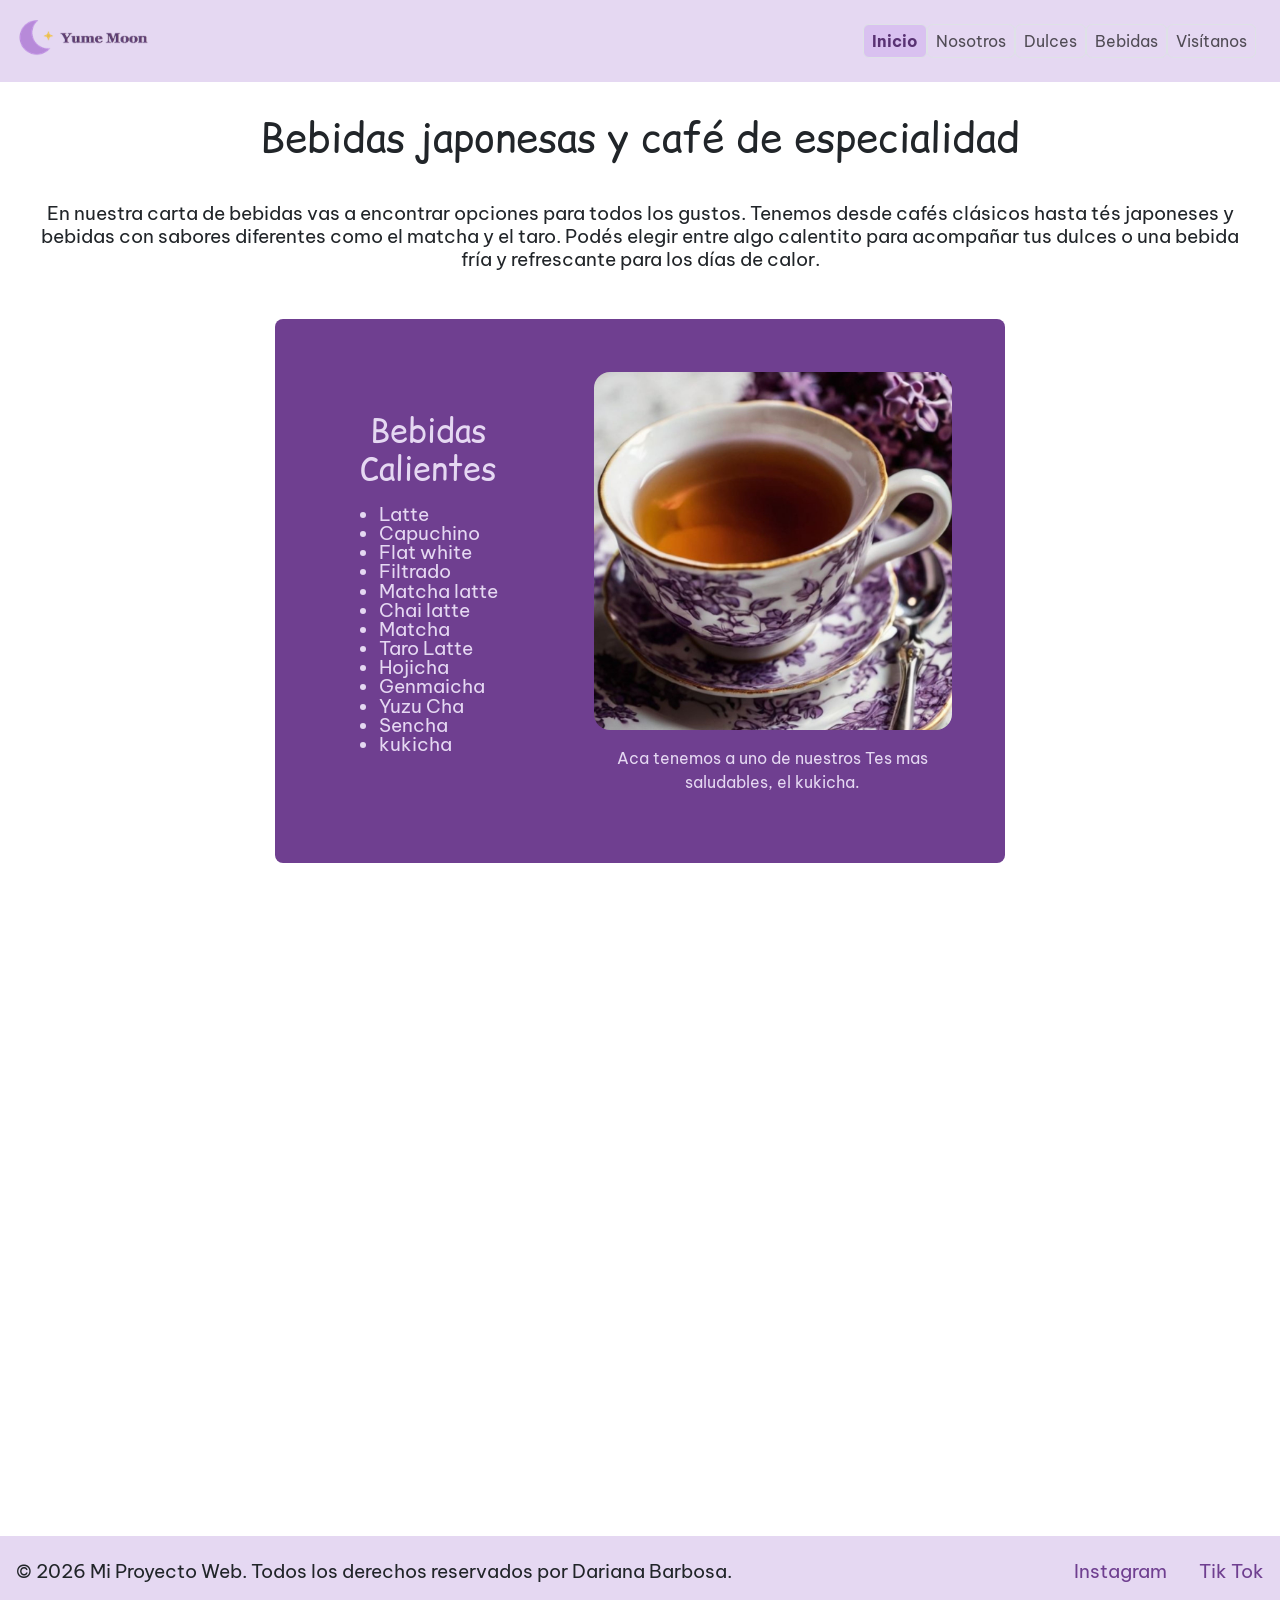
<file: Pages/Bebidas.html>
<!DOCTYPE html>
<html lang="es">
    <head>
        <meta charset="UTF-8">
        <meta name="viewport" content="width=device-width, initial-scale=1.0">
        <link rel="icon" href="../Assets/Icons/favicon-yume-moon.png" type="image/png">
        <link rel="stylesheet" href="../Styles/style.css">
        <link rel="preconnect" href="https://fonts.googleapis.com">
        <link rel="preconnect" href="https://fonts.gstatic.com" crossorigin>
        <link href="https://fonts.googleapis.com/css2?family=Comic+Relief:wght@400;700&display=swap" rel="stylesheet">
        <link rel="preconnect" href="https://fonts.googleapis.com">
        <link rel="preconnect" href="https://fonts.gstatic.com" crossorigin>
        <link href="https://fonts.googleapis.com/css2?family=Be+Vietnam+Pro:ital,wght@0,100;0,200;0,300;0,400;0,500;0,600;0,700;0,800;0,900;1,100;1,200;1,300;1,400;1,500;1,600;1,700;1,800;1,900&display=swap" rel="stylesheet">
        <link href="https://cdn.jsdelivr.net/npm/bootstrap@5.3.8/dist/css/bootstrap.min.css" rel="stylesheet" integrity="sha384-sRIl4kxILFvY47J16cr9ZwB07vP4J8+LH7qKQnuqkuIAvNWLzeN8tE5YBujZqJLB" crossorigin="anonymous">
        <link rel="stylesheet" href="https://unpkg.com/aos@2.3.4/dist/aos.css" />
        <meta name="author" content="Dariana Barbosa">
        <meta name="keywords" content="bebidas japonesas, matcha latte, taro latte, kukicha, té japonés, café de especialidad">
        <title>Café de especialidad y tés japoneses | Yume Moon Café</title>
        <meta name="description" content="Carta de bebidas calientes y frías: café de especialidad, matcha latte, taro latte, hojicha, sencha y bubble tea en Yume Moon Café, Palermo.">
    </head>
    <body>
        <header>
            <nav class="navbar navbar-expand-lg bg-luna-violeta p-0 m-0 border-0">
                <div class="container-fluid p-0 m-0">
                    <a class="navbar-brand m-2 p-0" href="../index.html">
                        <img class="logo" src="../Assets/Icons/logo-yume-moon.png" alt="Yume Moon Café - ir al inicio" style="height: 60px;">
                    </a>
                    <button class="navbar-toggler shadow-none border-0 p-0 m-0" type="button" data-bs-toggle="collapse" data-bs-target="#navbarNavAltMarkup" aria-controls="navbarNavAltMarkup" aria-expanded="false" aria-label="Toggle navigation">
                        <span class="navbar-toggler-icon"></span>
                    </button>
                    <div class="collapse navbar-collapse w-100 m-0 border-0 p-0" id="navbarNavAltMarkup">
                        <div class="navbar-nav ms-auto m-4 p-0">
                            <a class="nav-link active mi-enlace-interactivo d-inline-flex py-1 px-2 text-decoration-none border rounded-2" aria-current="page" href="../index.html">Inicio</a>
                            <a class="nav-link mi-enlace-interactivo d-inline-flex py-1 px-2 text-decoration-none border rounded-2" href="./Nosotros.html">Nosotros</a>
                            <a class="nav-link mi-enlace-interactivo d-inline-flex py-1 px-2 text-decoration-none border rounded-2" href="./Dulces.html">Dulces</a>
                            <a class="nav-link mi-enlace-interactivo d-inline-flex py-1 px-2 text-decoration-none border rounded-2" href="./Bebidas.html">Bebidas</a>
                            <a class="nav-link mi-enlace-interactivo d-inline-flex py-1 px-2 text-decoration-none border rounded-2" href="./Visitanos.html">Visítanos</a>
                        </div>
                    </div>
                </div>
            </nav>
        </header>
        <main>
            <section class="section5">
                <h1>Bebidas japonesas y café de especialidad</h1>
                <p>En nuestra carta de bebidas vas a encontrar opciones para todos los gustos. Tenemos desde cafés clásicos hasta tés japoneses y bebidas con sabores diferentes como el matcha y el taro. Podés elegir entre algo calentito para acompañar tus dulces o una bebida fría y refrescante para los días de calor.</p>
                <article data-aos="fade-right" class="bebidas-calientes">
                    <div class="bebi-calien">
                        <h2>Bebidas Calientes</h2>
                        <ul class="bebidas_Calientes">
                            <li>Latte</li>
                            <li>Capuchino</li>
                            <li>Flat white</li>
                            <li>Filtrado</li>
                            <li>Matcha latte</li>
                            <li>Chai latte</li>
                            <li>Matcha</li>
                            <li>Taro Latte</li>
                            <li>Hojicha</li>
                            <li>Genmaicha</li>
                            <li>Yuzu Cha</li>
                            <li>Sencha</li>
                            <li>kukicha</li>
                        </ul>
                    </div>
                    <figure class="bebida_caliente">
                        <img src="../Assets/Images/Te.jpg" alt="te kukicha en una taza de porcelana con flores violeta.">
                        <figcaption>Aca tenemos a uno de nuestros Tes mas saludables, el kukicha.</figcaption>
                    </figure>
                </article>
                <article data-aos="fade-left" class="bebidas-frias">
                    <div class="bebi-fri">
                        <h2>Bebidas Frias</h2>
                        <ul class="bebidas_Frias">
                            <li>Ice Latte</li>
                            <li>Filtrado</li>
                            <li>Ice Matcha latte</li>
                            <li>Ice Chai latte</li>
                            <li>Ice Taro Latte</li>  
                            <li>Agua sin gas</li>
                            <li>Soda</li>
                            <li>Bubble tea</li>
                        </ul>
                    </div>
                    <figure class="ice_taro_latte">
                        <img src="../Assets/Images/IceTaroLatte.jpg" alt="Rollo de bizcocho violeta relleno de crema de taro">
                        <figcaption>Aca tenemos a uno de nuestras bebidas mas exoticas el Ice Taro Latte.</figcaption>
                    </figure>
                </article>
            </section>
        </main>
        <footer>
            <p>&copy; 2026 Mi Proyecto Web. Todos los derechos reservados por Dariana Barbosa.</p>
            <ul class="footer-links">
                <li><a href="https://instagram.com" target="_blank">Instagram</a></li>
                <li><a href="https://tiktok.com" target="_blank">Tik Tok</a></li>
            </ul>
        </footer>
        <script src="https://unpkg.com/aos@2.3.4/dist/aos.js"></script>
        <script>
            AOS.init();
        </script>
        <script src="https://cdn.jsdelivr.net/npm/bootstrap@5.3.8/dist/js/bootstrap.bundle.min.js" integrity="sha384-FKyoEForCGlyvwx9Hj09JcYn3nv7wiPVlz7YYwJrWVcXK/BmnVDxM+D2scQbITxI" crossorigin="anonymous"></script>
    </body>
</html>
</file>
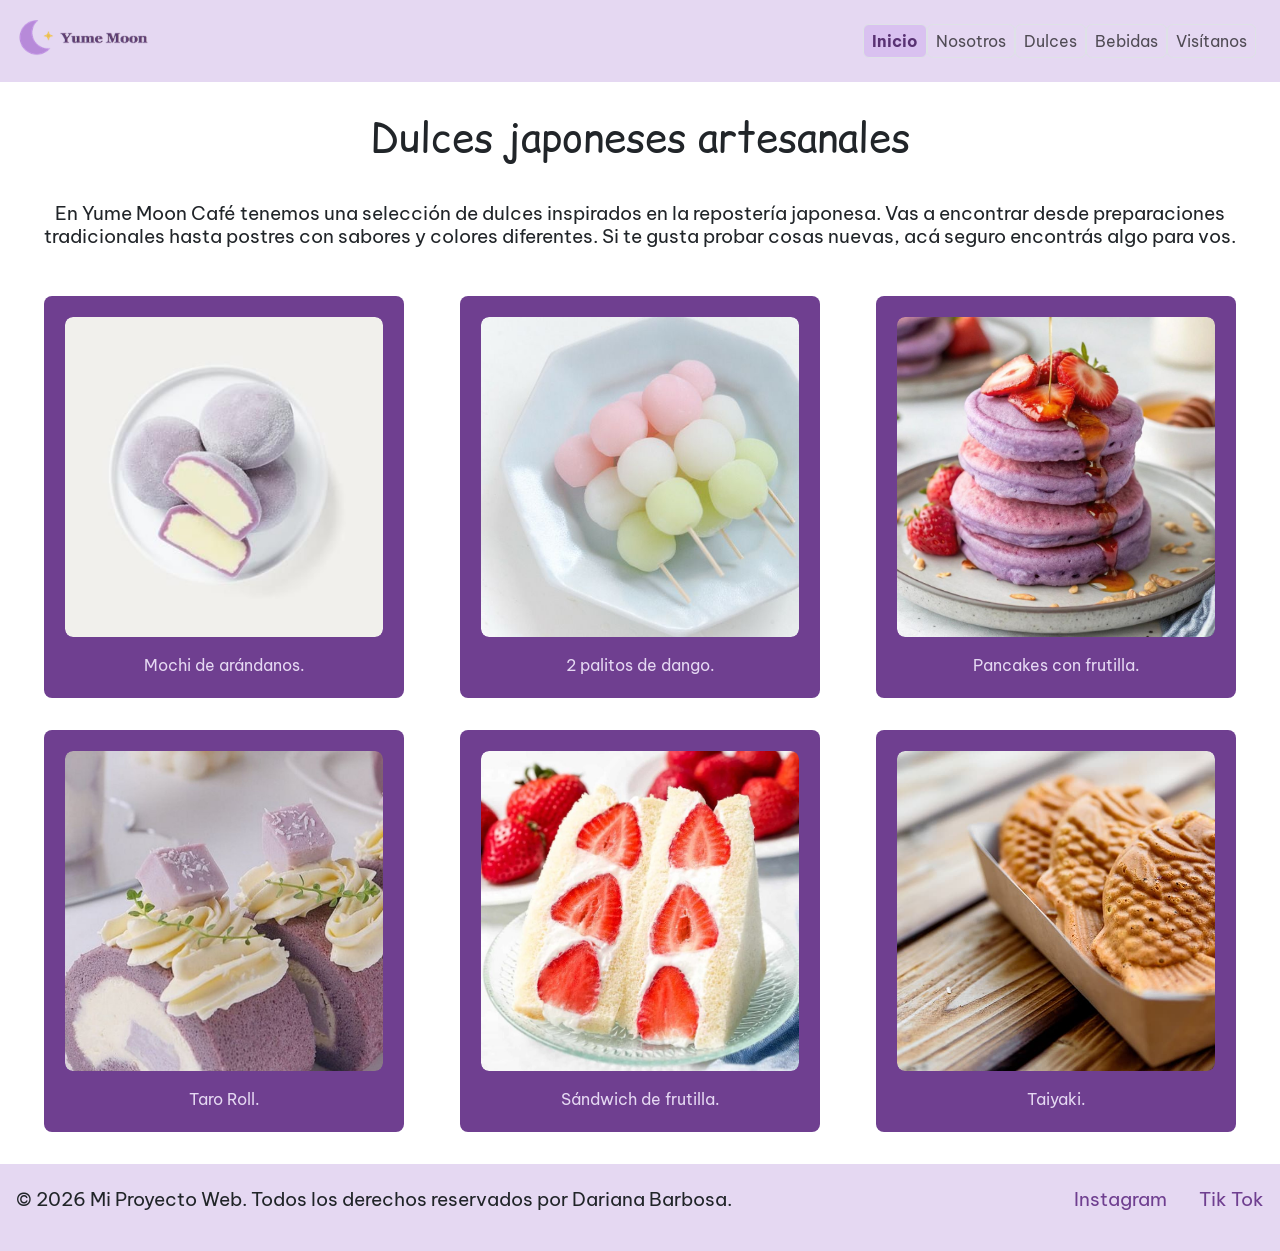
<file: Pages/Dulces.html>
<!DOCTYPE html>
<html lang="es">
    <head>
        <meta charset="UTF-8">
        <meta name="viewport" content="width=device-width, initial-scale=1.0">
        <link rel="icon" href="../Assets/Icons/favicon-yume-moon.png" type="image/png">
        <link rel="stylesheet" href="../Styles/style.css">
        <link rel="preconnect" href="https://fonts.googleapis.com">
        <link rel="preconnect" href="https://fonts.gstatic.com" crossorigin>
        <link href="https://fonts.googleapis.com/css2?family=Comic+Relief:wght@400;700&display=swap" rel="stylesheet"><link rel="preconnect" href="https://fonts.googleapis.com">
        <link rel="preconnect" href="https://fonts.gstatic.com" crossorigin>
        <link href="https://fonts.googleapis.com/css2?family=Be+Vietnam+Pro:ital,wght@0,100;0,200;0,300;0,400;0,500;0,600;0,700;0,800;0,900;1,100;1,200;1,300;1,400;1,500;1,600;1,700;1,800;1,900&display=swap" rel="stylesheet">
        <link href="https://cdn.jsdelivr.net/npm/bootstrap@5.3.8/dist/css/bootstrap.min.css" rel="stylesheet" integrity="sha384-sRIl4kxILFvY47J16cr9ZwB07vP4J8+LH7qKQnuqkuIAvNWLzeN8tE5YBujZqJLB" crossorigin="anonymous">
        <meta name="author" content="Dariana Barbosa">
        <title>Dulces japoneses artesanales: mochi y dango | Yume Moon Café</title>
        <meta name="keywords" content="dulces japoneses, mochi, dango, pancakes, taro roll, taiyaki, postres japoneses">
        <link rel="stylesheet" href="https://unpkg.com/aos@2.3.4/dist/aos.css">
        <meta name="description" content="Descubrí nuestros dulces japoneses artesanales: moshi de arándanos, dango, pancakes con frutilla, taro roll y sándwich de frutilla en Palermo.">
    </head>
    <body>
        <header>
            <nav class="navbar navbar-expand-lg bg-luna-violeta p-0 m-0 border-0">
                <div class="container-fluid p-0 m-0">
                    <a class="navbar-brand m-2 p-0" href="../index.html">
                        <img class="logo" src="../Assets/Icons/logo-yume-moon.png" alt="Yume Moon Café - ir al inicio" style="height: 60px;">
                    </a>
                    <button class="navbar-toggler shadow-none border-0 p-0 m-0" type="button" data-bs-toggle="collapse" data-bs-target="#navbarNavAltMarkup" aria-controls="navbarNavAltMarkup" aria-expanded="false" aria-label="Toggle navigation">
                        <span class="navbar-toggler-icon"></span>
                    </button>
                    <div class="collapse navbar-collapse w-100 m-0 border-0 p-0" id="navbarNavAltMarkup">
                        <div class="navbar-nav ms-auto m-4 p-0">
                            <a class="nav-link active mi-enlace-interactivo d-inline-flex py-1 px-2 text-decoration-none border rounded-2" aria-current="page" href="../index.html">Inicio</a>
                            <a class="nav-link mi-enlace-interactivo d-inline-flex py-1 px-2 text-decoration-none border rounded-2" href="./Nosotros.html">Nosotros</a>
                            <a class="nav-link mi-enlace-interactivo d-inline-flex py-1 px-2 text-decoration-none border rounded-2" href="./Dulces.html">Dulces</a>
                            <a class="nav-link mi-enlace-interactivo d-inline-flex py-1 px-2 text-decoration-none border rounded-2" href="./Bebidas.html">Bebidas</a>
                            <a class="nav-link mi-enlace-interactivo d-inline-flex py-1 px-2 text-decoration-none border rounded-2" href="./Visitanos.html">Visítanos</a>
                        </div>
                    </div>
                </div>
            </nav>
        </header>
        <main>
            <section>
                <article class="dulces">
                    <h1>Dulces japoneses artesanales</h1>
                    <p>En Yume Moon Café tenemos una selección de dulces inspirados en la repostería japonesa. Vas a encontrar desde preparaciones tradicionales hasta postres con sabores y colores diferentes. Si te gusta probar cosas nuevas, acá seguro encontrás algo para vos.</p>
                    
                    <!-- Mochi -->
                    <figure class="dulce1" data-aos="fade-up">
                        <button class="imagen-dulce" type="button" aria-expanded="false">
                            <img src="../Assets/Images/MochiJapones.jpg" alt="Mochi violeta de arándanos">
                            <span class="descripcion-dulce">
                                El mochi es un dulce japonés de masa suave
                                y elástica hecha con arroz. Esta versión
                                tiene un delicioso sabor a arándanos.
                            </span>
                        </button>
                        <figcaption>Mochi de arándanos.</figcaption>
                    </figure>

                    <!-- Dango -->
                    <figure class="dulce2" data-aos="fade-up">
                        <button class="imagen-dulce" type="button" aria-expanded="false">
                            <img src="../Assets/Images/Dango.jpg" alt="Brochetas de dango de tres colores">
                            <span class="descripcion-dulce">
                                El dango es un dulce tradicional japonés
                                preparado con pequeñas bolitas de masa
                                de arroz servidas en brochetas.
                            </span>
                        </button>
                        <figcaption>2 palitos de dango.</figcaption>
                    </figure>

                    <!-- Pancakes -->
                    <figure class="dulce3" data-aos="fade-up">
                        <button class="imagen-dulce" type="button" aria-expanded="false">
                            <img src="../Assets/Images/Pancakes.jpg" alt="Pancakes violetas con frutillas">
                            <span class="descripcion-dulce">
                                Pancakes esponjosos de color violeta
                                acompañados con frutillas. Una opción
                                dulce y colorida para la merienda.
                            </span>
                        </button>
                        <figcaption>Pancakes con frutilla.</figcaption>
                    </figure>

                    <!-- Taro Roll -->
                    <figure class="dulce4" data-aos="fade-up">
                        <button class="imagen-dulce" type="button" aria-expanded="false">
                            <img src="../Assets/Images/TaroRollCake.jpg" alt="Bizcocho violeta relleno de crema de taro">
                            <span class="descripcion-dulce">
                                Un rollo de bizcocho suave relleno
                                de crema de taro, un ingrediente
                                utilizado en la repostería asiática.
                            </span>
                        </button>
                        <figcaption>Taro Roll.</figcaption>
                    </figure>

                    <!-- Sándwich de frutilla -->
                    <figure class="dulce5" data-aos="fade-up">
                        <button class="imagen-dulce" type="button" aria-expanded="false">
                            <img src="../Assets/Images/SandwichFrutilla.jpg" alt="Sándwich japonés de crema y frutillas">
                            <span class="descripcion-dulce">
                                Un postre japonés preparado con pan
                                esponjoso, crema y frutillas frescas.
                                Ideal para acompañar un café.
                            </span>
                        </button>
                        <figcaption>Sándwich de frutilla.</figcaption>
                    </figure>

                    <!-- Taiyaki -->
                    <figure class="dulce6" data-aos="fade-up">
                        <button class="imagen-dulce" type="button" aria-expanded="false">
                            <img src="../Assets/Images/Taiyaki.jpg"
                                alt="Taiyaki japonés con forma de pez">

                            <span class="descripcion-dulce">
                                El taiyaki es un dulce japonés con forma
                                de pez. Puede llevar rellenos de chocolate,
                                dulce de leche o taro.
                            </span>
                        </button>

                        <figcaption>Taiyaki.</figcaption>
                    </figure>

                </article>
            </section>
        </main>
        <footer>
            <p>&copy; 2026 Mi Proyecto Web. Todos los derechos reservados por Dariana Barbosa.</p>
            <ul class="footer-links">
                <li><a href="https://instagram.com" target="_blank">Instagram</a></li>
                <li><a href="https://tiktok.com" target="_blank">Tik Tok</a></li>
            </ul>
        </footer>
        <script src="https://cdn.jsdelivr.net/npm/bootstrap@5.3.8/dist/js/bootstrap.bundle.min.js" integrity="sha384-FKyoEForCGlyvwx9Hj09JcYn3nv7wiPVlz7YYwJrWVcXK/BmnVDxM+D2scQbITxI" crossorigin="anonymous"></script>
    <script src="https://unpkg.com/aos@2.3.4/dist/aos.js"></script>
        <script>AOS.init({ once: true });</script>
        <script src="../Js/script.js"></script>
    </body>
</html>
</file>
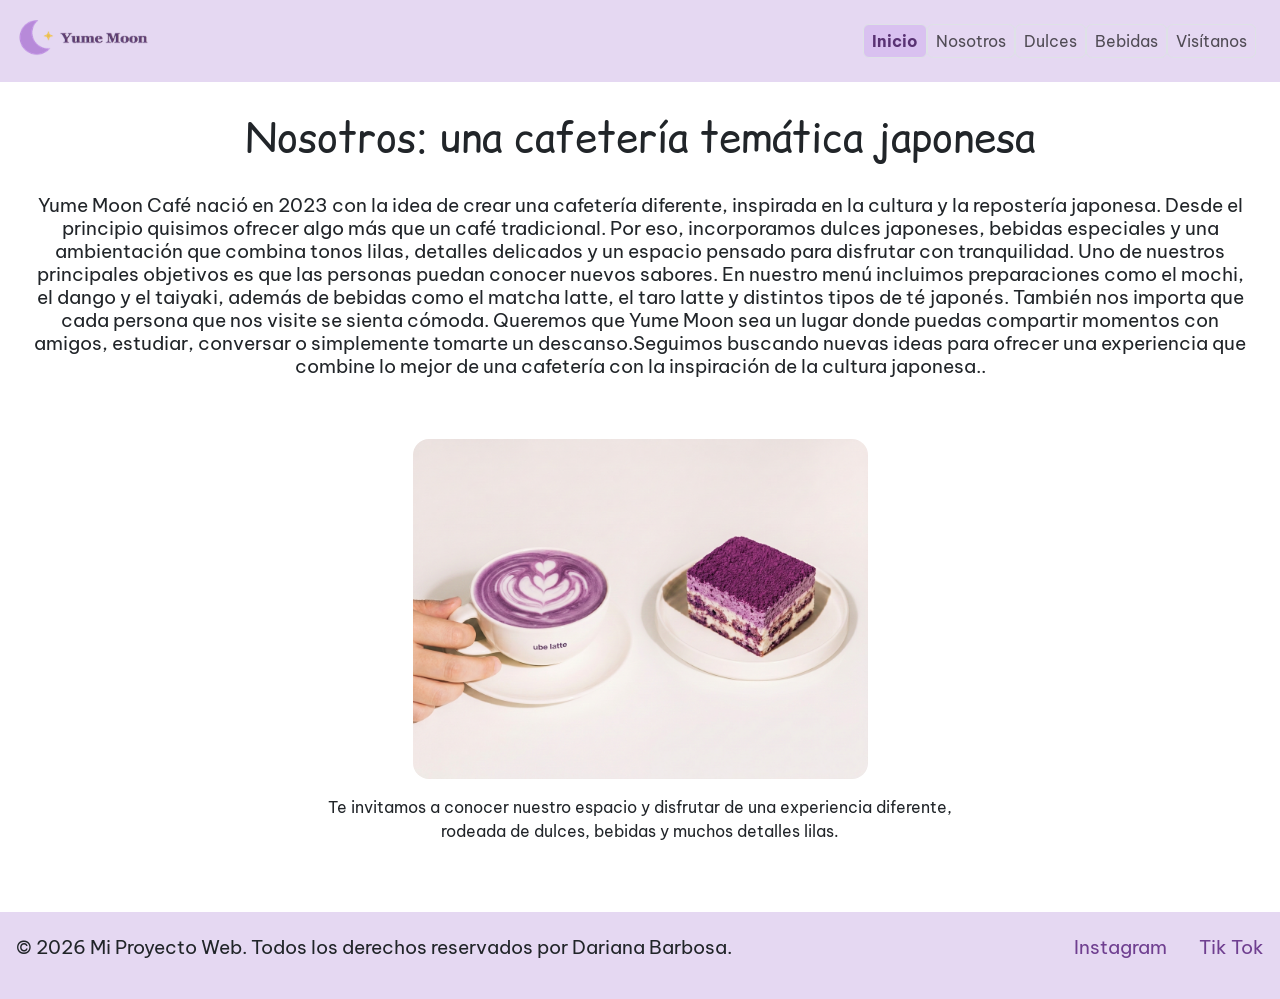
<file: Pages/Nosotros.html>
<!DOCTYPE html>
<html lang="es">
    <head>
        <meta charset="UTF-8">
        <meta name="viewport" content="width=device-width, initial-scale=1.0">
        <link rel="icon" href="../Assets/Icons/favicon-yume-moon.png" type="image/png">
        <link rel="stylesheet" href="../Styles/style.css">
        <link rel="preconnect" href="https://fonts.googleapis.com">
        <link rel="preconnect" href="https://fonts.gstatic.com" crossorigin>
        <link href="https://fonts.googleapis.com/css2?family=Comic+Relief:wght@400;700&display=swap" rel="stylesheet">
        <link rel="preconnect" href="https://fonts.googleapis.com">
        <link rel="preconnect" href="https://fonts.gstatic.com" crossorigin>
        <link href="https://fonts.googleapis.com/css2?family=Be+Vietnam+Pro:ital,wght@0,100;0,200;0,300;0,400;0,500;0,600;0,700;0,800;0,900;1,100;1,200;1,300;1,400;1,500;1,600;1,700;1,800;1,900&display=swap" rel="stylesheet">
        <link href="https://cdn.jsdelivr.net/npm/bootstrap@5.3.8/dist/css/bootstrap.min.css" rel="stylesheet" integrity="sha384-sRIl4kxILFvY47J16cr9ZwB07vP4J8+LH7qKQnuqkuIAvNWLzeN8tE5YBujZqJLB" crossorigin="anonymous">
        <link rel="stylesheet" href="https://unpkg.com/aos@2.3.4/dist/aos.css" />
        <meta name="author" content="Dariana Barbosa">
        <meta name="keywords" content="Yume Moon Café, nuestra historia, cafetería temática, repostería japonesa, cultura japonesa">
        <title>nosotros: cafetería temática japonesa | Yume Moon Café</title>
        <meta name="description" content="Conocé la historia de Yume Moon Café, fundado en 2023: repostería oriental de texturas suaves, café de especialidad y tés japoneses en Buenos Aires.">
    </head>
    <body>
        <header>
            <nav class="navbar navbar-expand-lg bg-luna-violeta p-0 m-0 border-0">
                <div class="container-fluid p-0 m-0">
                    <a class="navbar-brand m-2 p-0" href="../index.html">
                        <img class="logo" src="../Assets/Icons/logo-yume-moon.png" alt="Yume Moon Café - ir al inicio" style="height: 60px;">
                    </a>
                    <button class="navbar-toggler shadow-none border-0 p-0 m-0" type="button" data-bs-toggle="collapse" data-bs-target="#navbarNavAltMarkup" aria-controls="navbarNavAltMarkup" aria-expanded="false" aria-label="Toggle navigation">
                        <span class="navbar-toggler-icon"></span>
                    </button>
                    <div class="collapse navbar-collapse w-100 m-0 border-0 p-0" id="navbarNavAltMarkup">
                        <div class="navbar-nav ms-auto m-4 p-0">
                            <a class="nav-link active mi-enlace-interactivo d-inline-flex py-1 px-2 text-decoration-none border rounded-2" aria-current="page" href="../index.html">Inicio</a>
                            <a class="nav-link mi-enlace-interactivo d-inline-flex py-1 px-2 text-decoration-none border rounded-2" href="./Nosotros.html">Nosotros</a>
                            <a class="nav-link mi-enlace-interactivo d-inline-flex py-1 px-2 text-decoration-none border rounded-2" href="./Dulces.html">Dulces</a>
                            <a class="nav-link mi-enlace-interactivo d-inline-flex py-1 px-2 text-decoration-none border rounded-2" href="./Bebidas.html">Bebidas</a>
                            <a class="nav-link mi-enlace-interactivo d-inline-flex py-1 px-2 text-decoration-none border rounded-2" href="./Visitanos.html">Visítanos</a>
                        </div>
                    </div>
                </div>
            </nav>
        </header>
        <main>
            <section class="section3">
                <article class="nosotros">
                    <h1>Nosotros: una cafetería temática japonesa</h1>
                    <p>Yume Moon Café nació en 2023 con la idea de crear una cafetería diferente, inspirada en la cultura y la repostería japonesa. Desde el principio quisimos ofrecer algo más que un café tradicional. Por eso, incorporamos dulces japoneses, bebidas especiales y una ambientación que combina tonos lilas, detalles delicados y un espacio pensado para disfrutar con tranquilidad. Uno de nuestros principales objetivos es que las personas puedan conocer nuevos sabores. En nuestro menú incluimos preparaciones como el mochi, el dango y el taiyaki, además de bebidas como el matcha latte, el taro latte y distintos tipos de té japonés. También nos importa que cada persona que nos visite se sienta cómoda. Queremos que Yume Moon sea un lugar donde puedas compartir momentos con amigos, estudiar, conversar o simplemente tomarte un descanso.Seguimos buscando nuevas ideas para ofrecer una experiencia que combine lo mejor de una cafetería con la inspiración de la cultura japonesa..</p>
                    <figure class="img-nosotros">
                        <img data-aos="zoom-in-up" src="../Assets/Images/Nosotros.png" alt="Mano sosteniendo un taro latte junto a una torta de chocolate blanco color violeta">
                        <figcaption>Te invitamos a conocer nuestro espacio y disfrutar de una experiencia diferente,<br> rodeada de dulces, bebidas y muchos detalles lilas.</figcaption>
                    </figure>
                </article>
            </section>
        </main>
        <footer>
            <p>&copy; 2026 Mi Proyecto Web. Todos los derechos reservados por Dariana Barbosa.</p>
            <ul class="footer-links">
                <li><a href="https://instagram.com" target="_blank">Instagram</a></li>
                <li><a href="https://tiktok.com" target="_blank">Tik Tok</a></li>
            </ul>
        </footer>
        <script src="https://unpkg.com/aos@2.3.4/dist/aos.js"></script>
        <script>
            AOS.init();
        </script>
        <script src="https://cdn.jsdelivr.net/npm/bootstrap@5.3.8/dist/js/bootstrap.bundle.min.js" integrity="sha384-FKyoEForCGlyvwx9Hj09JcYn3nv7wiPVlz7YYwJrWVcXK/BmnVDxM+D2scQbITxI" crossorigin="anonymous"></script>
    </body>
</html>
</file>
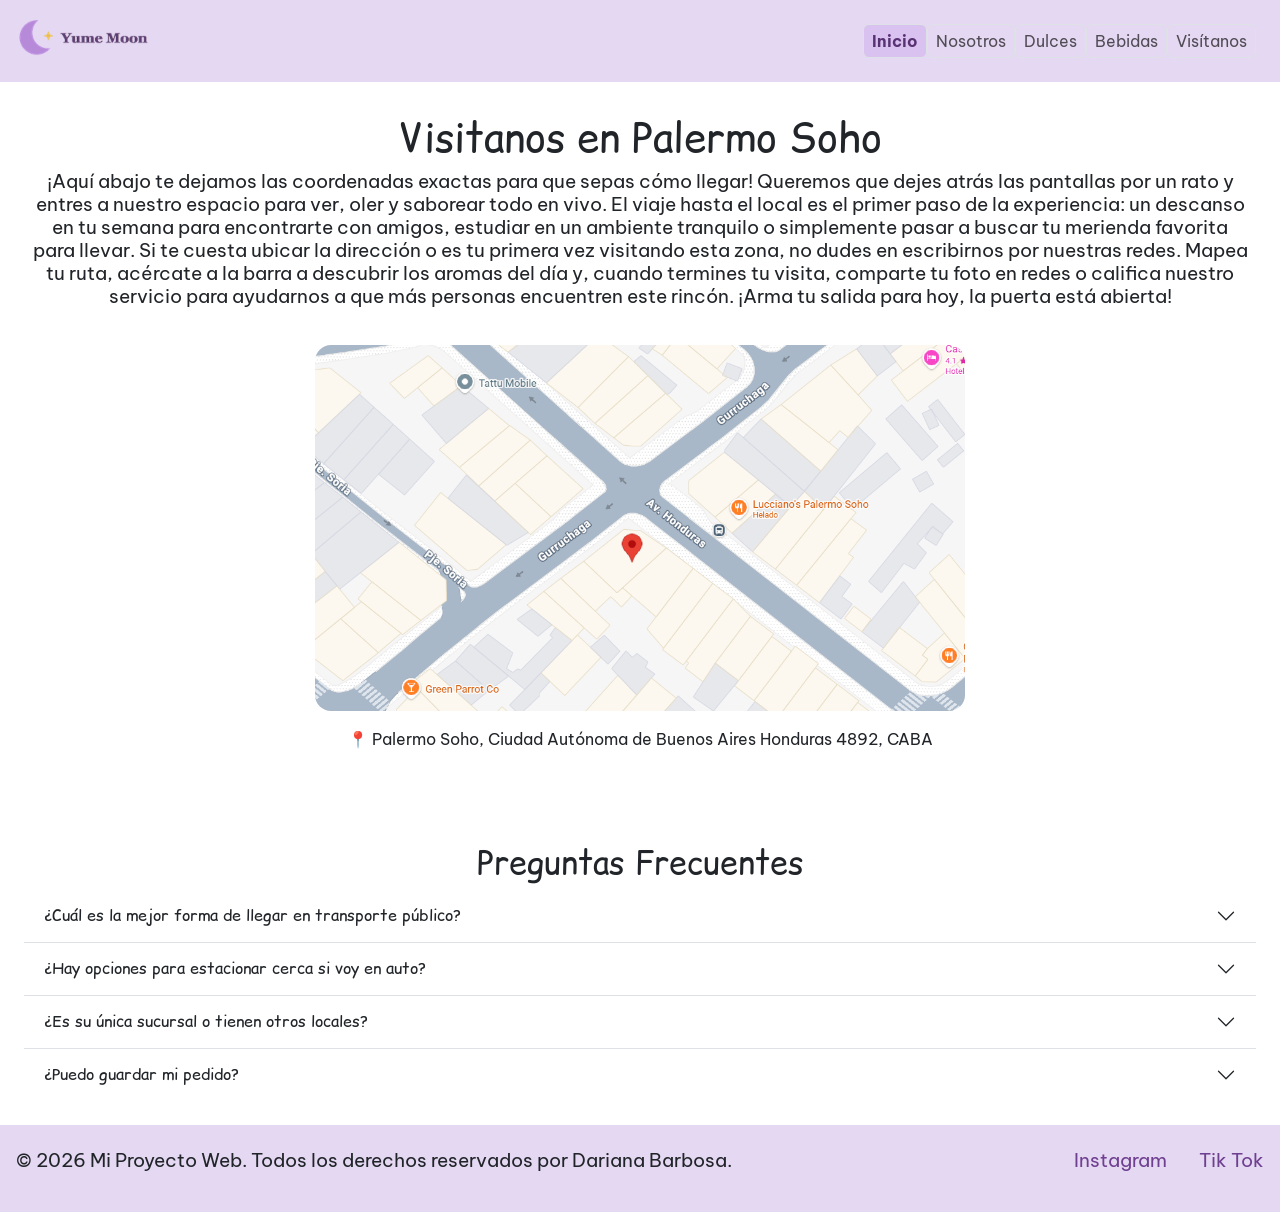
<file: Pages/Visitanos.html>
<!DOCTYPE html>
<html lang="es">
    <head>
        <meta charset="UTF-8">
        <meta name="viewport" content="width=device-width, initial-scale=1.0">
        <link rel="icon" href="../Assets/Icons/favicon-yume-moon.png" type="image/png">
        <link rel="stylesheet" href="../Styles/style.css">
        <link rel="preconnect" href="https://fonts.googleapis.com">
        <link rel="preconnect" href="https://fonts.gstatic.com" crossorigin>
        <link href="https://fonts.googleapis.com/css2?family=Comic+Relief:wght@400;700&display=swap" rel="stylesheet">
        <link rel="preconnect" href="https://fonts.googleapis.com">
        <link rel="preconnect" href="https://fonts.gstatic.com" crossorigin>
        <link href="https://fonts.googleapis.com/css2?family=Be+Vietnam+Pro:ital,wght@0,100;0,200;0,300;0,400;0,500;0,600;0,700;0,800;0,900;1,100;1,200;1,300;1,400;1,500;1,600;1,700;1,800;1,900&display=swap" rel="stylesheet">
        <link href="https://cdn.jsdelivr.net/npm/bootstrap@5.3.8/dist/css/bootstrap.min.css" rel="stylesheet" integrity="sha384-sRIl4kxILFvY47J16cr9ZwB07vP4J8+LH7qKQnuqkuIAvNWLzeN8tE5YBujZqJLB" crossorigin="anonymous">
        <link rel="stylesheet" href="https://unpkg.com/aos@2.3.4/dist/aos.css" />
        <meta name="author" content="Dariana Barbosa">
        <meta name="keywords" content="Yume Moon Café, Palermo Soho, Honduras 4892, cafetería Buenos Aires, cómo llegar">
        <title>Cómo llegar a Yume Moon Café, Palermo Soho | Honduras 4892</title>
        <meta name="description" content="Visitá Yume Moon Café en Honduras 4892, Palermo Soho, Buenos Aires. Cómo llegar en colectivo, subte o auto, estacionamientos cercanos y preguntas frecuentes.">
    </head>
    <body>
        <header>
            <nav class="navbar navbar-expand-lg bg-luna-violeta p-0 m-0 border-0">
                <div class="container-fluid p-0 m-0">
                    <a class="navbar-brand m-2 p-0" href="../index.html">
                        <img class="logo" src="../Assets/Icons/logo-yume-moon.png" alt="Yume Moon Café - ir al inicio" style="height: 60px;">
                    </a>
                    <button class="navbar-toggler shadow-none border-0 p-0 m-0" type="button" data-bs-toggle="collapse" data-bs-target="#navbarNavAltMarkup" aria-controls="navbarNavAltMarkup" aria-expanded="false" aria-label="Toggle navigation">
                        <span class="navbar-toggler-icon"></span>
                    </button>
                    <div class="collapse navbar-collapse w-100 m-0 border-0 p-0" id="navbarNavAltMarkup">
                        <div class="navbar-nav ms-auto m-4 p-0">
                            <a class="nav-link active mi-enlace-interactivo d-inline-flex py-1 px-2 text-decoration-none border rounded-2" aria-current="page" href="../index.html">Inicio</a>
                            <a class="nav-link mi-enlace-interactivo d-inline-flex py-1 px-2 text-decoration-none border rounded-2" href="./Nosotros.html">Nosotros</a>
                            <a class="nav-link mi-enlace-interactivo d-inline-flex py-1 px-2 text-decoration-none border rounded-2" href="./Dulces.html">Dulces</a>
                            <a class="nav-link mi-enlace-interactivo d-inline-flex py-1 px-2 text-decoration-none border rounded-2" href="./Bebidas.html">Bebidas</a>
                            <a class="nav-link mi-enlace-interactivo d-inline-flex py-1 px-2 text-decoration-none border rounded-2" href="./Visitanos.html">Visítanos</a>
                        </div>
                    </div>
                </div>
            </nav>
        </header>
        <main>
            <section class="section2">
                <article>
                    <h1>Visitanos en Palermo Soho</h1>
                    <p>¡Aquí abajo te dejamos las coordenadas exactas para que sepas cómo llegar! Queremos que dejes atrás las pantallas por un rato y entres a nuestro espacio para ver, oler y saborear todo en vivo. El viaje hasta el local es el primer paso de la experiencia: un descanso en tu semana para encontrarte con amigos, estudiar en un ambiente tranquilo o simplemente pasar a buscar tu merienda favorita para llevar. Si te cuesta ubicar la dirección o es tu primera vez visitando esta zona, no dudes en escribirnos por nuestras redes. Mapea tu ruta, acércate a la barra a descubrir los aromas del día y, cuando termines tu visita, comparte tu foto en redes o califica nuestro servicio para ayudarnos a que más personas encuentren este rincón. ¡Arma tu salida para hoy, la puerta está abierta!</p>
                    <figure class="ubicacion">
                        <img data-aos="zoom-in-up" src="../Assets/Images/Ubicacion.png" alt="Mapa de ubicación de Yume Moon Café en Honduras 4892, Palermo Soho">
                        <figcaption>📍 Palermo Soho, Ciudad Autónoma de Buenos Aires Honduras 4892, CABA</figcaption>
                    </figure>
                </article>
            </section>
            <section class="acordeon">
                <h2>Preguntas Frecuentes</h2>
                <div class="accordion accordion-flush" id="accordionFlushExample">
                    <div class="accordion-item">
                        <h3 class="accordion-header">
                        <button class="accordion-button collapsed" type="button" data-bs-toggle="collapse" data-bs-target="#flush-collapseOne" aria-expanded="false" aria-controls="flush-collapseOne">
                            ¿Cuál es la mejor forma de llegar en transporte público?
                        </button>
                        </h3>
                        <div id="flush-collapseOne" class="accordion-collapse collapse" data-bs-parent="#accordionFlushExample">
                            <div class="accordion-body">La forma más directa de llegar es en colectivo, utilizando las líneas 15, 110 y 145 (por Av. Scalabrini Ortiz a 2 cuadras), las líneas 34, 39, 55 y 168 (por Plaza Serrano a 3 cuadras) o las líneas 140 y 151 (por Av. Córdoba a 4 cuadras). Si preferís venir en subte, podés bajar en la estación Plaza Italia (Línea D) a 8 cuadras o en Malabia (Línea B) a 9 cuadras de distancia.</div>
                        </div>
                    </div>
                    <div class="accordion-item">
                        <h3 class="accordion-header">
                        <button class="accordion-button collapsed" type="button" data-bs-toggle="collapse" data-bs-target="#flush-collapseTwo" aria-expanded="false" aria-controls="flush-collapseTwo">
                            ¿Hay opciones para estacionar cerca si voy en auto?
                        </button>
                        </h3>
                        <div id="flush-collapseTwo" class="accordion-collapse collapse" data-bs-parent="#accordionFlushExample">
                            <div class="accordion-body">Tenés varias opciones de estacionamiento comercial muy cerca: Estacionamiento Costa Rica (Costa Rica 4862) a la vuelta, TOP PARKINGS (Gorriti 4747) a solo tres cuadras, y dos opciones sobre la calle Malabia al 1700 (Malabia Parking y Piyu Parks) a unas cinco cuadras de distancia.</div>
                        </div>
                    </div>
                    <div class="accordion-item">
                        <h3 class="accordion-header">
                        <button class="accordion-button collapsed" type="button" data-bs-toggle="collapse" data-bs-target="#flush-collapseThree" aria-expanded="false" aria-controls="flush-collapseThree">
                            ¿Es su única sucursal o tienen otros locales?
                        </button>
                        </h3>
                        <div id="flush-collapseThree" class="accordion-collapse collapse" data-bs-parent="#accordionFlushExample">
                            <div class="accordion-body">Esta es nuestra única sucursal, por lo que no contamos con otros locales. Te esperamos exclusivamente en nuestro espacio de Honduras 4892, Palermo Soho, para brindarte la mejor atención personalizada.</div>
                        </div>
                    </div>
                    <div class="accordion-item">
                        <h3 class="accordion-header">
                        <button class="accordion-button collapsed" type="button" data-bs-toggle="collapse" data-bs-target="#flush-collapseFour" aria-expanded="false" aria-controls="flush-collapseFour">
                            ¿Puedo guardar mi pedido?
                        </button>
                        </h3>
                        <div id="flush-collapseFour" class="accordion-collapse collapse" data-bs-parent="#accordionFlushExample">
                            <div class="accordion-body">Si podes escribirnos por instagram y reservar tu pedido con el tiempo que quieres, a la hora que quieras y para cuando lo necesites</div>
                        </div>
                    </div>
                </div>
            </section>
        </main>
        <footer>
            <p>&copy; 2026 Mi Proyecto Web. Todos los derechos reservados por Dariana Barbosa.</p>
            <ul class="footer-links">
                <li><a href="https://instagram.com" target="_blank">Instagram</a></li>
                <li><a href="https://tiktok.com" target="_blank">Tik Tok</a></li>
            </ul>
        </footer>
        <script src="https://unpkg.com/aos@2.3.4/dist/aos.js"></script>
        <script>
            AOS.init();
        </script>
        <script src="https://cdn.jsdelivr.net/npm/bootstrap@5.3.8/dist/js/bootstrap.bundle.min.js" integrity="sha384-FKyoEForCGlyvwx9Hj09JcYn3nv7wiPVlz7YYwJrWVcXK/BmnVDxM+D2scQbITxI" crossorigin="anonymous"></script>
    </body>
</html>
</file>
<file: Styles/style.css>
@charset "UTF-8";
* {
  margin: 0;
  padding: 0;
  box-sizing: border-box;
}

body {
  background-color: #f2f2f0;
  display: grid;
  grid-template-columns: 1fr;
  grid-template-rows: auto 1fr auto;
  min-height: 100vh;
  width: 100%;
  overflow-x: hidden;
}

main {
  width: 100%;
  display: flex;
  flex-direction: column;
}
main > section {
  flex: 1;
  display: flex;
  flex-direction: column;
  width: 100%;
}

figcaption {
  margin-top: 1rem;
  text-align: center;
}

h1, h2, h3, h4, h5, h6 {
  font-family: "Comic Relief", sans-serif;
  text-align: center;
}

p, a, li, span, figcaption {
  font-family: "Be Vietnam Pro", sans-serif;
}

h1 {
  font-size: 2.5rem;
  color: #593273;
  margin-bottom: 1rem;
}

h2 {
  font-size: 1.6rem;
  color: #865400;
}

p {
  font-size: 1.2rem;
  line-height: 1.2;
}

li {
  font-size: 1.2rem;
  line-height: 1.2rem;
}

@media screen and (min-width: 768px) {
  h1 {
    font-size: 3rem;
  }
}
@media screen and (min-width: 1024px) {
  h1 {
    font-size: 4rem;
  }
  h2 {
    font-size: 3rem;
  }
}
header {
  height: auto;
}
@media screen and (min-width: 1024px) {
  header {
    height: static;
    padding: 0;
  }
}

.logo {
  margin-left: 0;
}
@media screen and (min-width: 1024px) {
  .logo {
    margin-left: initial;
  }
}

.nav-links {
  display: flex;
  flex-direction: column;
  align-items: flex-end;
  margin-right: 0;
  gap: 0.5rem;
}
@media screen and (min-width: 1024px) {
  .nav-links {
    flex-direction: row;
    align-items: center;
    margin-right: initial;
    gap: initial;
  }
}

.bg-luna-violeta {
  background-color: rgb(229, 216, 242);
}
.bg-luna-violeta .navbar-nav .nav-link.mi-enlace-interactivo:hover {
  color: #ffffff;
  background-color: #593273;
}
.bg-luna-violeta .navbar-nav .nav-link.mi-enlace-interactivo:focus {
  color: #593273;
  background-color: rgb(222, 205, 239);
  outline: 1px dashed #79449b;
  outline-offset: 2px;
}
.bg-luna-violeta .navbar-nav .nav-link.mi-enlace-interactivo.active {
  color: #593273;
  background-color: rgb(217, 193, 240);
  font-weight: bold;
}
.bg-luna-violeta .navbar-nav .nav-link.mi-enlace-interactivo.active:hover {
  color: #ffffff;
  background-color: #593273;
}

footer {
  background-color: rgb(229, 216, 242);
  padding: 1.5rem 1rem;
  text-align: center;
  display: flex;
  flex-direction: column;
  gap: 1rem;
  align-items: center;
}
@media screen and (min-width: 1024px) {
  footer {
    flex-direction: row;
    justify-content: space-between;
    gap: 0;
  }
}

.footer-links {
  list-style: none;
  display: flex;
  justify-content: center;
  gap: 2rem;
  align-items: center;
}
.footer-links li a {
  color: #6f3f90;
  text-decoration: none;
  transition: all 0.3s ease-in-out;
}
.footer-links li a:hover {
  color: 0px 2px 5px rgba(0, 0, 0, 0.15);
  text-decoration: underline;
}
.footer-links li a:focus {
  outline: none;
  box-shadow: 0 0 0 3px #6f3f90;
  border-radius: 4px;
}
.footer-links li a:active {
  transform: scale(0.98);
  box-shadow: 0px 2px 5px rgba(0, 0, 0, 0.15);
}

.btn-home {
  background-color: #593273;
  border-radius: 0.5rem;
  padding: 0.5rem 1rem;
  color: #e8ab17;
  font-weight: bold;
  border: none;
  transition: background-color 0.3s ease, transform 0.3s ease;
}
.btn-home:hover {
  background-color: #e8ab17;
  color: #593273;
  transform: translateY(-2px);
}
.btn-home:active {
  transform: scale(0.98);
  box-shadow: 0px 2px 5px rgba(0, 0, 0, 0.15);
}

.dulce1, .dulce2, .dulce3,
.dulce4, .dulce5, .dulce6, .bebidas-calientes, .bebidas-frias {
  background-color: #6f3f90;
  color: rgb(229, 216, 242);
  border-radius: 8px;
  transition: transform 0.3s ease, box-shadow 0.3s ease;
}
.dulce1:hover, .dulce2:hover, .dulce3:hover,
.dulce4:hover, .dulce5:hover, .dulce6:hover, .bebidas-calientes:hover, .bebidas-frias:hover {
  transform: translateY(-5px);
  box-shadow: 0px 8px 20px rgba(0, 0, 0, 0.25);
}
.dulce1:active, .dulce2:active, .dulce3:active,
.dulce4:active, .dulce5:active, .dulce6:active, .bebidas-calientes:active, .bebidas-frias:active {
  transform: translateY(-1px);
  box-shadow: 0px 2px 5px rgba(0, 0, 0, 0.15);
}

/* Contenedores generales de páginas */
.home, .nosotros, .section2 {
  display: flex;
  flex-direction: column;
  align-items: center;
  justify-content: center;
  flex: 1;
  gap: 1.5rem;
  padding: 2rem;
  text-align: center;
  width: 100%;
}

.section5 {
  display: flex;
  flex-direction: column;
  gap: 2rem;
  padding: 2rem;
}
.section5 h2, .section5 p {
  margin-bottom: 1rem;
  text-align: center;
}

/* Sección Dulces con Grid */
.dulces {
  display: grid;
  grid-template-columns: repeat(auto-fit, minmax(min(20rem, 100%), 1fr));
  gap: 1.5rem;
  padding: 2rem;
  text-align: center;
  justify-content: center;
  align-content: start;
  flex: 1;
}
.dulces h1, .dulces p {
  grid-column: 1/-1;
}
.dulces img {
  width: 100%;
  max-width: 20rem;
  height: auto;
  aspect-ratio: 1/1;
  border-radius: 8px;
  object-fit: cover;
}
@media screen and (min-width: 1024px) {
  .dulces img {
    width: 20rem;
    height: 20rem;
    max-width: 100%;
    aspect-ratio: auto;
  }
}
@media screen and (min-width: 1024px) {
  .dulces {
    grid-template-columns: repeat(3, 1fr);
    grid-template-areas: "titulo    titulo    titulo" "subtitulo subtitulo subtitulo" "card1     card2     card3" "card4     card5     card6";
    gap: 2rem;
    justify-items: center;
  }
  .dulces h1 {
    grid-area: titulo;
  }
  .dulces p {
    grid-area: subtitulo;
  }
}

/* Tarjetas individuales de Dulces */
.dulce1, .dulce2, .dulce3,
.dulce4, .dulce5, .dulce6 {
  width: 100%;
  max-width: 22.5rem;
  margin: 0 auto;
  display: flex;
  flex-direction: column;
  align-items: center;
}

/* Posición de las tarjetas en escritorio */
@media screen and (min-width: 1024px) {
  .dulce1 {
    grid-area: card1;
  }
  .dulce2 {
    grid-area: card2;
  }
  .dulce3 {
    grid-area: card3;
  }
  .dulce4 {
    grid-area: card4;
  }
  .dulce5 {
    grid-area: card5;
  }
  .dulce6 {
    grid-area: card6;
  }
}
/* Tarjetas de Bebidas */
.bebidas-calientes, .bebidas-frias {
  display: flex;
  flex-direction: column;
  width: 100%;
  max-width: 600px;
  gap: 2rem;
  padding: 1.5rem;
  margin: auto;
}
.bebidas-calientes .bebi-calien, .bebidas-calientes .bebi-fri, .bebidas-frias .bebi-calien, .bebidas-frias .bebi-fri {
  display: flex;
  flex-direction: column;
  margin-left: 0;
  align-items: center;
  text-align: center;
  justify-content: center;
}
.bebidas-calientes .bebidas_Calientes, .bebidas-calientes .bebidas_Frias, .bebidas-frias .bebidas_Calientes, .bebidas-frias .bebidas_Frias {
  text-align: center;
  justify-content: center;
}
@media screen and (min-width: 1024px) {
  .bebidas-calientes, .bebidas-frias {
    flex-direction: row;
    width: 60%;
    max-width: none;
    padding: 0;
  }
  .bebidas-calientes .bebi-calien, .bebidas-calientes .bebi-fri, .bebidas-frias .bebi-calien, .bebidas-frias .bebi-fri {
    margin-left: 2.5rem;
    align-items: flex-start;
    text-align: left;
  }
  .bebidas-calientes .bebidas_Calientes, .bebidas-calientes .bebidas_Frias, .bebidas-frias .bebidas_Calientes, .bebidas-frias .bebidas_Frias {
    text-align: left;
  }
}

@media screen and (min-width: 1024px) {
  .bebidas-calientes {
    gap: 4rem;
  }
}

@media screen and (min-width: 1024px) {
  .bebidas-frias {
    gap: 8rem;
  }
}

/* Contenedores de imágenes individuales de bebidas */
.bebida_caliente, .ice_taro_latte {
  display: flex;
  flex-direction: column;
  align-items: center;
  justify-content: center;
  text-align: center;
  width: 100%;
  max-width: 25rem;
}
.bebida_caliente img, .ice_taro_latte img {
  width: 100%;
  max-width: 100%;
  height: auto;
  border-radius: 1rem;
}

/* Bloques generales de imágenes adaptativas */
.img-nosotros, .ubicacion,
.bebida_caliente, .ice_taro_latte,
.dulce1, .dulce2, .dulce3,
.dulce4, .dulce5, .dulce6 {
  padding: 1.25rem;
  border: 1px solid transparent;
}

.img-nosotros img, .ubicacion img {
  width: 100%;
  max-width: 650px;
  height: auto;
  border-radius: 1rem;
}
@media screen and (min-width: 1024px) {
  .img-nosotros img, .ubicacion img {
    width: 70%;
  }
}

.img-home img {
  width: 100%;
}
@media screen and (min-width: 1024px) {
  .img-home img {
    width: auto;
  }
}

/* Acordeón */
.acordeon h2 {
  display: flex;
  align-items: center;
  text-align: center;
  justify-content: center;
}

/* Animación de aparición suave */
@keyframes aparecer-suave {
  from {
    opacity: 0;
    transform: translateY(12px);
  }
  to {
    opacity: 1;
    transform: translateY(0);
  }
}
main h1, main h2:first-child {
  animation: aparecer-suave 0.7s ease-out;
}

/* Ajustes para tablet */
@media screen and (min-width: 768px) {
  .dulces {
    gap: 2rem;
    padding: 2rem;
  }
  .bebidas-calientes, .bebidas-frias {
    padding: 2rem;
  }
}
/* Espaciado del acordeón */
.acordeon {
  padding: 1.5rem;
}

/* Imágenes generales */
main img {
  max-width: 100%;
  height: auto;
}

/* Accesibilidad: reducir animaciones */
@media (prefers-reduced-motion: reduce) {
  main h1, main h2:first-child {
    animation: none;
  }
}
/* Efecto interactivo para las imágenes de Dulces */
/* Efecto interactivo para las imágenes de Dulces */
.dulces .imagen-dulce {
  position: relative;
  display: block;
  width: 100%;
  padding: 0;
  border: none;
  background: transparent;
  border-radius: 8px;
  overflow: hidden;
  cursor: pointer;
  font: inherit;
}
.dulces .imagen-dulce img {
  display: block;
  width: 100%;
  max-width: 100%;
  aspect-ratio: 1/1;
  object-fit: cover;
  border-radius: 8px;
}
.dulces .imagen-dulce .descripcion-dulce {
  position: absolute;
  inset: 0;
  width: 100%;
  height: 100%;
  display: flex;
  align-items: center;
  justify-content: center;
  padding: 1.5rem;
  margin: 0;
  background-color: rgba(65, 29, 96, 0.9);
  color: #ffffff;
  font-size: 0.95rem;
  line-height: 1.5;
  text-align: center;
  opacity: 0;
  visibility: hidden;
  transition: opacity 0.3s ease, visibility 0.3s ease;
}
.dulces .imagen-dulce {
  /* Aparece al pasar el mouse */
}
@media (hover: hover) {
  .dulces .imagen-dulce:hover .descripcion-dulce {
    opacity: 1;
    visibility: visible;
  }
}
.dulces .imagen-dulce {
  /* Aparece al hacer clic */
}
.dulces .imagen-dulce.abierta .descripcion-dulce {
  opacity: 1;
  visibility: visible;
}
.dulces .imagen-dulce:focus-visible {
  outline: 3px solid #ffffff;
  outline-offset: 3px;
}

/* Recuperar el borde violeta de las tarjetas de Dulces */
.dulces .dulce1, .dulces .dulce2, .dulces .dulce3,
.dulces .dulce4, .dulces .dulce5, .dulces .dulce6 {
  padding: 1.25rem;
  border-radius: 8px;
}
.dulces .imagen-dulce {
  width: 100%;
  border-radius: 8px;
}
.dulces figcaption {
  margin-top: 1rem;
  text-align: center;
}

/* Carrusel de Inicio */
#carouselExampleIndicators {
  width: 100%;
  max-width: none;
  margin: 0;
  overflow: hidden;
}
#carouselExampleIndicators .carousel-item {
  height: 350px;
}
#carouselExampleIndicators .carousel-item img {
  display: block;
  width: 100%;
  height: 100%;
  object-fit: cover;
  object-position: center;
  border-radius: 0;
}
#carouselExampleIndicators {
  /* Tablets */
}
@media (max-width: 991px) {
  #carouselExampleIndicators .carousel-item {
    height: 280px;
  }
}
#carouselExampleIndicators {
  /* Celulares */
}
@media (max-width: 767px) {
  #carouselExampleIndicators .carousel-item {
    height: 220px;
  }
}

/*# sourceMappingURL=style.css.map */
</file>
